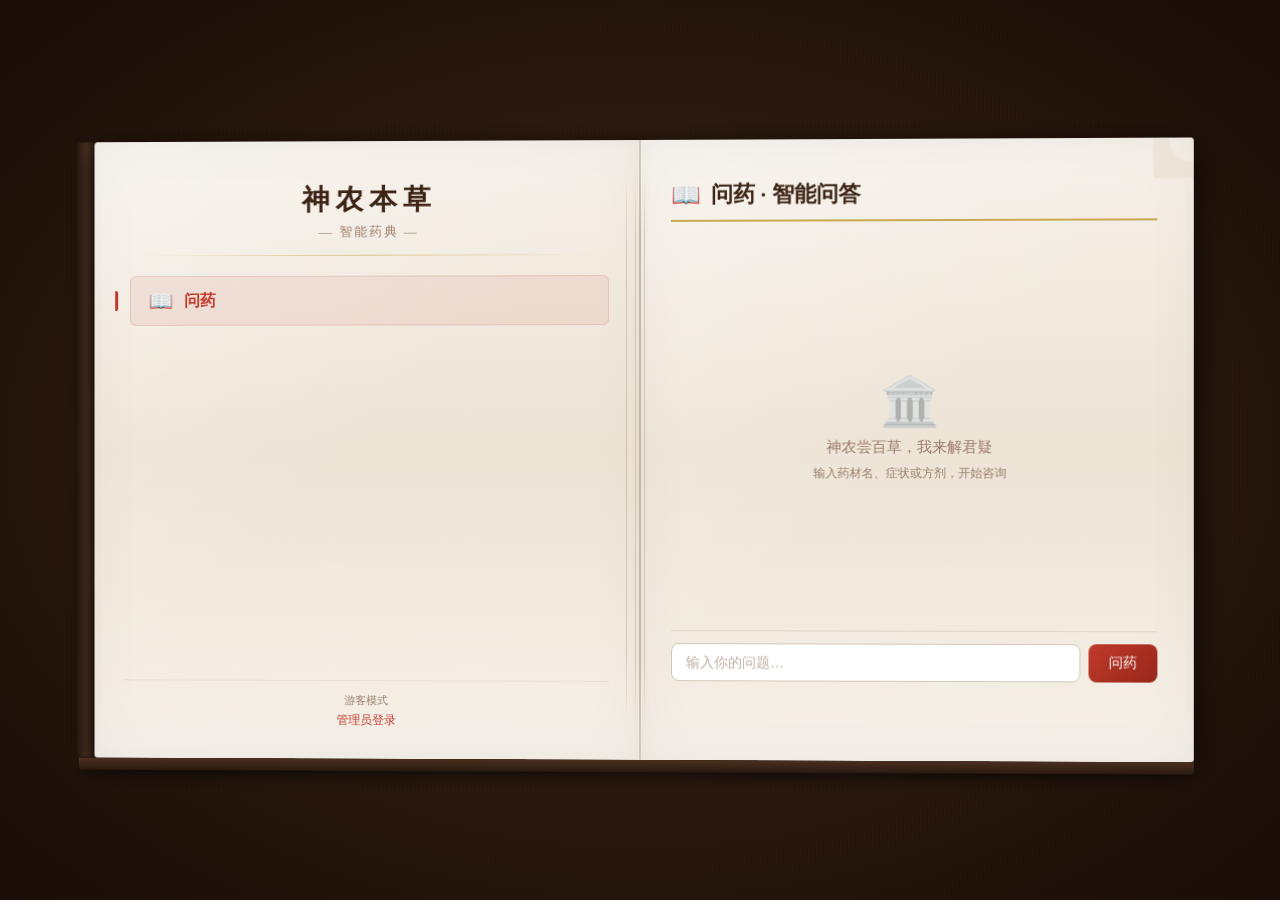
<file: static/index.html>
<!DOCTYPE html>
<html lang="zh-CN">
<head>
    <meta charset="UTF-8">
    <meta name="viewport" content="width=device-width, initial-scale=1.0">
    <title>神农本草 — 中草药智能问答</title>
    <script defer src="js/api.js"></script>
    <script defer src="js/app.js"></script>
    <link rel="stylesheet" href="css/style.css">
</head>
<body>

    <!-- ======== 通知铃铛 ======== -->
    <div id="notif-bell" class="notification-bell hidden" onclick="App.toggleNotifications()" title="导入通知">
        🔔
        <span id="notif-badge" style="
            position:absolute; top:-2px; right:-2px; width:18px; height:18px;
            background:#c0392b; color:white; border-radius:50%; font-size:10px;
            display:none; align-items:center; justify-content:center;
            box-shadow:0 0 0 2px #2c1810;"></span>
    </div>

    <!-- ======== 通知下拉 ======== -->
    <div id="notification-dropdown" class="notification-dropdown hidden">
        <div class="notification-header">
            <span>导入通知</span>
            <span class="notification-clear" onclick="App.markAllRead()">全部已读</span>
        </div>
        <div id="notif-list" class="notification-list">
            <div class="notification-empty">暂无导入记录</div>
        </div>
    </div>
    <div id="notif-overlay" class="hidden" onclick="App.closeNotifications()"
         style="position:fixed;inset:0;z-index:97;background:transparent;"></div>

    <!-- ======== Toast ======== -->
    <div id="toast-container" class="toast-container"></div>

    <!-- ======== 登录遮罩 ======== -->
    <div id="login-overlay" class="hidden" style="
        position:fixed; inset:0; z-index:200;
        background:rgba(26,14,8,0.85);
        display:flex; align-items:center; justify-content:center;
        backdrop-filter:blur(4px);">
        <div style="
            background:var(--parchment); border-radius:16px; padding:40px 36px;
            width:360px; max-width:90vw; box-shadow:0 20px 60px rgba(0,0,0,0.5);
            border:1px solid #d4c9b8;">
            <div style="font-family:var(--font-serif);font-size:24px;font-weight:700;text-align:center;margin-bottom:6px;color:var(--ink);">神农本草</div>
            <div style="font-family:var(--font-serif);font-size:13px;text-align:center;margin-bottom:24px;color:var(--ink-faded);">管理员登录</div>
            <div style="display:flex;flex-direction:column;gap:14px;">
                <input id="login-username" type="text" placeholder="用户名"
                       style="padding:10px 14px;border:1px solid #d4c9b8;border-radius:8px;font-size:14px;background:white;color:var(--ink);outline:none;"
                       onkeydown="if(event.key==='Enter') App.login()">
                <input id="login-password" type="password" placeholder="密码"
                       style="padding:10px 14px;border:1px solid #d4c9b8;border-radius:8px;font-size:14px;background:white;color:var(--ink);outline:none;"
                       onkeydown="if(event.key==='Enter') App.login()">
                <div id="login-error" class="hidden" style="color:var(--cinnabar);font-size:13px;text-align:center;"></div>
                <button onclick="App.login()" style="
                    padding:10px;background:linear-gradient(135deg,var(--cinnabar),var(--cinnabar-dark));color:white;
                    border:none;border-radius:8px;font-size:15px;font-family:var(--font-serif);cursor:pointer;
                    transition:all 0.2s;"
                    onmouseover="this.style.opacity='0.9'" onmouseout="this.style.opacity='1'">
                    登 录
                </button>
            </div>
        </div>
    </div>

    <!-- ======== 书籍主体 ======== -->
    <div class="book-wrapper">
        <div class="book">
            <div class="book-spine-line"></div>

            <!-- ======== 左页：导航 ======== -->
            <div class="page page-left">
                <div class="nav-title">神农本草</div>
                <div class="nav-subtitle">— 智能药典 —</div>
                <div class="nav-divider"></div>

                <ul class="nav-menu">
                    <li class="nav-item active" data-page="ask" onclick="App.navigate('ask')">
                        <span class="nav-icon">📖</span><span>问药</span>
                    </li>
                    <!-- 管理员专属导航项 -->
                    <li id="nav-collect" class="nav-item hidden" data-page="collect"
                        onclick="App.navigate('collect-knowledge')">
                        <span class="nav-icon">📚</span><span>收录</span>
                    </li>
                    <li id="nav-status" class="nav-item hidden" data-page="status"
                        onclick="App.navigate('status')">
                        <span class="nav-icon">📊</span><span>系统状态</span>
                    </li>
                </ul>

                <div class="nav-footer">
                    <div id="auth-status" style="margin-bottom:4px;">
                        <span id="guest-label">游客模式</span>
                        <span id="admin-label" class="hidden">管理员</span>
                    </div>
                    <div>
                        <a href="#" id="auth-action" onclick="App.toggleAuth()"
                           style="color:var(--cinnabar);text-decoration:none;font-size:12px;">
                            管理员登录
                        </a>
                    </div>
                </div>
            </div>

            <!-- ======== 右页：内容区 ======== -->
            <div class="page page-right">

                <!-- ─── 问药 ─── -->
                <div id="page-ask" class="page-content fade-enter">
                    <div class="content-title">
                        <span class="content-title-icon">📖</span>
                        问药 · 智能问答
                    </div>

                    <div id="chat-messages" class="chat-messages">
                        <div class="chat-empty">
                            <div class="chat-empty-icon">🏛️</div>
                            <div class="chat-empty-text">神农尝百草，我来解君疑</div>
                            <div class="chat-empty-hint">输入药材名、症状或方剂，开始咨询</div>
                        </div>
                    </div>

                    <div class="chat-input-area">
                        <input id="chat-input" type="text" class="chat-input"
                               placeholder="输入你的问题…"
                               onkeydown="App.handleChatKeydown(event)">
                        <button class="btn-send" onclick="App.sendMessage()">问药</button>
                        <button id="timing-btn" class="btn-timing"
                                onclick="App.toggleTiming()" title="查看请求各阶段耗时"
                                style="display:none;">⏱ 0.0s</button>
                    </div>
                </div>

                <!-- ─── 收录 ─── -->
                <div id="page-collect-knowledge" class="page-content fade-enter hidden">
                    <div class="content-title">
                        <span class="content-title-icon">📚</span>
                        收录 · 知识导入
                    </div>

                    <div class="sub-tabs">
                        <div class="sub-tab active" data-page="collect-knowledge"
                             onclick="App.navigate('collect-knowledge')">古籍收录</div>
                        <div class="sub-tab" data-page="collect-graph"
                             onclick="App.navigate('collect-graph')">图谱收录</div>
                    </div>

                    <!-- 古籍收录 -->
                    <div>
                        <div class="upload-area" onclick="document.getElementById('knowledge-file-input').click()"
                             ondrop="event.preventDefault(); const dt=event.dataTransfer; document.getElementById('knowledge-file-input').files=dt.files; App.handleKnowledgeFiles(event)"
                             ondragover="event.preventDefault(); this.classList.add('dragover')"
                             ondragleave="this.classList.remove('dragover')">
                            <div class="upload-area-icon">📄</div>
                            <div class="upload-area-text">点击或拖拽文件到此处</div>
                            <div class="upload-area-hint">支持 .md .txt .pdf 格式，可多选</div>
                        </div>
                        <input id="knowledge-file-input" type="file" multiple accept=".md,.txt,.pdf"
                               onchange="App.handleKnowledgeFiles(event)" style="display:none">

                        <div id="knowledge-file-list" class="upload-file-list hidden"></div>

                        <div class="upload-options">
                            <div class="upload-option-group">
                                <label class="upload-option-label">分块大小</label>
                                <input id="knowledge-chunk-size" type="number" class="upload-option-input"
                                       value="500" min="100" max="2000">
                            </div>
                            <div class="upload-option-group">
                                <label class="upload-option-label">分块重叠</label>
                                <input id="knowledge-overlap" type="number" class="upload-option-input"
                                       value="50" min="0" max="500">
                            </div>
                        </div>

                        <button id="btn-upload-knowledge" class="btn-upload"
                                onclick="App.uploadKnowledge()" disabled>开始收录</button>
                    </div>
                </div>

                <div id="page-collect-graph" class="page-content fade-enter hidden">
                    <div class="content-title">
                        <span class="content-title-icon">📚</span>
                        收录 · 知识导入
                    </div>

                    <div class="sub-tabs">
                        <div class="sub-tab" data-page="collect-knowledge"
                             onclick="App.navigate('collect-knowledge')">古籍收录</div>
                        <div class="sub-tab active" data-page="collect-graph"
                             onclick="App.navigate('collect-graph')">图谱收录</div>
                    </div>

                    <div>
                        <div class="upload-area" onclick="document.getElementById('graph-file-input').click()"
                             ondrop="event.preventDefault(); const dt=event.dataTransfer; document.getElementById('graph-file-input').files=dt.files; App.handleGraphFile(event)"
                             ondragover="event.preventDefault(); this.classList.add('dragover')"
                             ondragleave="this.classList.remove('dragover')">
                            <div class="upload-area-icon">🕸️</div>
                            <div class="upload-area-text">点击或拖拽图谱文件</div>
                            <div class="upload-area-hint">支持 .json / .jsonl 格式</div>
                        </div>
                        <input id="graph-file-input" type="file" accept=".json,.jsonl"
                               onchange="App.handleGraphFile(event)" style="display:none">

                        <div id="graph-file-list" class="upload-file-list hidden"></div>

                        <div class="upload-options">
                            <div class="upload-option-group">
                                <label class="upload-option-label">导入模式</label>
                                <select id="graph-mode" class="upload-option-select">
                                    <option value="full_import">全量导入（清空后导入）</option>
                                    <option value="append">追加导入</option>
                                </select>
                            </div>
                            <div class="upload-option-group">
                                <label class="upload-option-label">实体类型（可选）</label>
                                <input id="graph-entity-types" type="text" class="upload-option-input"
                                       placeholder="如：Drug,Disease,Symptom">
                            </div>
                        </div>

                        <button id="btn-upload-graph" class="btn-upload"
                                onclick="App.uploadGraph()" disabled>开始收录</button>
                    </div>
                </div>

                <!-- ─── 系统状态 ─── -->
                <div id="page-status" class="page-content fade-enter hidden">
                    <div class="content-title">
                        <span class="content-title-icon">📊</span>
                        系统状态
                    </div>
                    <div id="status-content">
                        <div class="chat-empty">
                            <div class="chat-empty-icon">🔒</div>
                            <div class="chat-empty-text">登录后可查看系统状态</div>
                        </div>
                    </div>
                </div>

            </div><!-- /page-right -->
        </div><!-- /book -->
    </div><!-- /book-wrapper -->

    <!-- ======== 时序面板 ======== -->
    <div id="timing-overlay" class="hidden" onclick="App.toggleTiming()"
         style="position:fixed;inset:0;z-index:150;background:rgba(0,0,0,0.3);backdrop-filter:blur(2px);"></div>
    <div id="timing-panel" class="hidden" style="
        position:fixed; top:50%; left:50%; transform:translate(-50%,-50%);
        z-index:151; width:360px; max-width:90vw;
        background:var(--parchment); border-radius:12px; padding:24px 22px;
        box-shadow:0 10px 40px rgba(0,0,0,0.3); border:1px solid #d4c9b8;">
    </div>

</body>
</html>
</file>
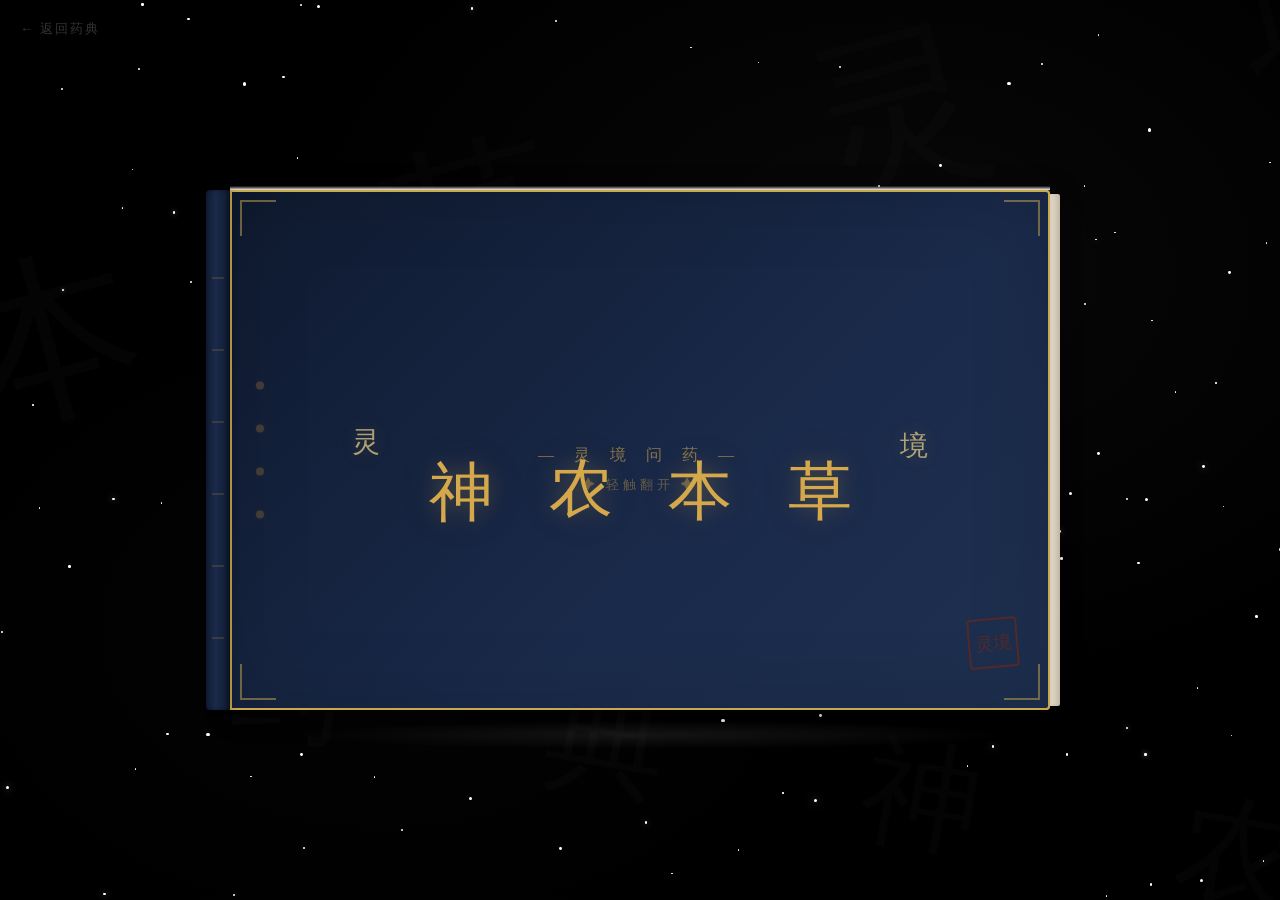
<file: static/magic/index.html>
<!DOCTYPE html>
<html lang="zh-CN">
<head>
<meta charset="UTF-8">
<meta name="viewport" content="width=device-width, initial-scale=1.0">
<title>灵境 · 神农本草</title>
<style>
/* ═══════════════════════════════════════════════
   灵境问药 — 线装古籍悬浮版
   翻书动画：CSS 3D 纸页翻折模拟
   零外部依赖
   ═══════════════════════════════════════════════ */

*, *::before, *::after { box-sizing: border-box; margin: 0; padding: 0; }

:root {
    --night: #000000;
    --gold: #d4a84b;
    --gold-glow: #f0d68a;
    --jade: #5b8c6f;
    --ink: #2c1810;
    --ink-light: #5a3a2a;
    --parchment: #f5f0e8;
    --parchment-dark: #e8dfd0;
    --parchment-shadow: #d4c9b8;
    --cover-blue: #1a2a4a;
    --cover-dark: #0f1a30;
    --cover-border: #c9a94e;
    --binding-thread: #8a6a3a;
    --page-shadow: rgba(0,0,0,0.15);
    --font-serif: 'Noto Serif SC', 'STSong', 'SimSun', 'Songti SC', serif;
    --font-title: 'Noto Serif SC', 'KaiTi', 'STKaiti', serif;
}

html, body {
    height: 100%;
    overflow: hidden;
    font-family: var(--font-serif);
    background: var(--night);
}

body {
    display: flex;
    align-items: center;
    justify-content: center;
}

/* ═══ 星空（黑色背景 + 明亮繁星） ═══ */
.stars {
    position: fixed;
    inset: 0;
    pointer-events: none;
    z-index: 0;
    overflow: hidden;
}

.star {
    position: absolute;
    border-radius: 50%;
    background: white;
    animation: starTwinkle var(--d) ease-in-out infinite alternate;
}

.star.main {
    box-shadow: 0 0 var(--glow) rgba(255,255,255,0.6);
}

@keyframes starTwinkle {
    0% { opacity: 0.15; transform: scale(0.9); }
    100% { opacity: 1; transform: scale(1.1); }
}

/* 银河带 */
.milky-way {
    position: fixed;
    inset: 0;
    pointer-events: none;
    z-index: 0;
    background:
        radial-gradient(ellipse at 70% 30%, rgba(255,255,255,0.03) 0%, transparent 50%),
        radial-gradient(ellipse at 30% 70%, rgba(200,180,255,0.02) 0%, transparent 40%);
}

/* 大字云纹 */
.cloud-text {
    position: fixed;
    pointer-events: none;
    z-index: 0;
    font-family: var(--font-title);
    font-size: 180px;
    color: rgba(255,255,255,0.015);
    white-space: nowrap;
    letter-spacing: 40px;
    transform: rotate(-15deg);
}

/* ═══ 漂浮书籍 ═══ */
.scene {
    position: relative;
    z-index: 1;
    display: flex;
    align-items: center;
    justify-content: center;
    width: 100%;
    height: 100%;
    perspective: 2000px;
}

/* 悬浮动画 */
@keyframes floatBook {
    0%, 100% { transform: translateY(0); }
    50% { transform: translateY(-20px); }
}

.book-outer {
    position: relative;
    width: 820px;
    height: 520px;
    animation: floatBook 5s ease-in-out infinite;
}

/* 书籍阴影 */
.book-outer::after {
    content: '';
    position: absolute;
    bottom: -40px;
    left: 5%;
    width: 90%;
    height: 30px;
    background: radial-gradient(ellipse, rgba(255,255,255,0.08) 0%, transparent 70%);
    border-radius: 50%;
    animation: shadowPulse 5s ease-in-out infinite;
    pointer-events: none;
}

@keyframes shadowPulse {
    0%, 100% { opacity: 0.3; transform: scale(1); }
    50% { opacity: 0.1; transform: scale(0.8); }
}

/* ═══ 书籍本体 ═══ */
.book {
    position: relative;
    width: 100%;
    height: 100%;
    transform-style: preserve-3d;
    cursor: pointer;
}

/* ── 书脊 ── */
.book-spine {
    position: absolute;
    left: -24px;
    top: 0;
    width: 24px;
    height: 100%;
    background: linear-gradient(to right, var(--cover-dark), var(--cover-blue) 40%, var(--cover-dark));
    border-radius: 4px 0 0 4px;
    transform-origin: right center;
    box-shadow:
        inset -2px 0 4px rgba(0,0,0,0.4),
        2px 0 6px rgba(0,0,0,0.2);
    z-index: 3;
}

/* 书脊上的线装针孔 */
.book-spine::after {
    content: '';
    position: absolute;
    top: 50%;
    left: 50%;
    transform: translate(-50%, -50%);
    width: 12px;
    height: 80%;
    background: repeating-linear-gradient(
        to bottom,
        transparent 0px,
        transparent 35px,
        var(--binding-thread) 35px,
        var(--binding-thread) 37px,
        transparent 37px,
        transparent 72px
    );
    opacity: 0.3;
}

/* ── 书籍主体（含书口厚度） ── */
.book-body {
    position: relative;
    width: 100%;
    height: 100%;
    transform-style: preserve-3d;
    margin-left: 0px;
}

/* 书口厚度 */
.book-body::after {
    content: '';
    position: absolute;
    right: -10px;
    top: 4px;
    width: 10px;
    height: calc(100% - 8px);
    background: linear-gradient(to right, var(--parchment-dark), #c4b8a4);
    border-radius: 0 2px 2px 0;
    transform-origin: left center;
    box-shadow: inset 1px 0 3px rgba(0,0,0,0.1);
}

/* 书页顶部页边 */
.book-body .page-top-edge {
    position: absolute;
    top: -4px;
    left: 0;
    width: 100%;
    height: 4px;
    background: linear-gradient(to bottom, transparent, var(--parchment));
    z-index: 1;
}

/* ═══ 封面 ═══ */
.book-cover {
    position: absolute;
    inset: 0;
    backface-visibility: hidden;
    transform-origin: left center;
    transition: transform 1.4s cubic-bezier(0.4, 0.2, 0.2, 1);
    z-index: 5;
    background: linear-gradient(135deg, var(--cover-dark) 0%, var(--cover-blue) 60%, #1e3050 100%);
    border: 2px solid var(--cover-border);
    border-radius: 0 4px 4px 0;
    box-shadow:
        3px 4px 25px rgba(0,0,0,0.5),
        inset 0 0 80px rgba(0,0,0,0.15);
    display: flex;
    align-items: center;
    justify-content: center;
    overflow: hidden;
}

/* 封面四角包角 */
.book-cover .corner-tl,
.book-cover .corner-tr,
.book-cover .corner-bl,
.book-cover .corner-br {
    position: absolute;
    width: 36px; height: 36px;
    border-color: var(--cover-border);
    border-style: solid;
    opacity: 0.5;
}
.book-cover .corner-tl { top: 8px; left: 8px; border-width: 2px 0 0 2px; }
.book-cover .corner-tr { top: 8px; right: 8px; border-width: 2px 2px 0 0; }
.book-cover .corner-bl { bottom: 8px; left: 8px; border-width: 0 0 2px 2px; }
.book-cover .corner-br { bottom: 8px; right: 8px; border-width: 0 2px 2px 0; }

/* 封面内侧（翻开时可见的反面） */
.book-cover-inner {
    position: absolute;
    inset: 0;
    backface-visibility: hidden;
    transform: rotateY(180deg);
    background: var(--parchment);
    background-image: linear-gradient(135deg, rgba(0,0,0,0.02), transparent);
    border-radius: 0 4px 4px 0;
}

/* 翻页阴影 */
.book-cover .flip-shadow {
    position: absolute;
    top: 0; right: 0; bottom: 0; left: 0;
    background: linear-gradient(to right, transparent 60%, rgba(0,0,0,0.15) 100%);
    opacity: 0;
    transition: opacity 0.3s ease;
    pointer-events: none;
}

.book.open .book-cover .flip-shadow {
    opacity: 1;
}

/* 翻开时封面动画 */
.book.open .book-cover {
    transform: rotateY(-178deg);
    cursor: default;
    transition-duration: 1.6s;
}

/* 封面内容 */
.cover-face {
    position: relative;
    z-index: 1;
    text-align: center;
    padding: 20px;
}

/* 竖排标题区域 */
.cover-title-area {
    display: flex;
    justify-content: center;
    gap: 30px;
    margin-bottom: 30px;
}

.cover-char {
    font-family: var(--font-title);
    font-size: 64px;
    color: var(--gold);
    text-shadow:
        0 0 20px rgba(212,168,75,0.3),
        0 0 60px rgba(212,168,75,0.1);
    writing-mode: vertical-rl;
    letter-spacing: 8px;
    line-height: 1.4;
}

.cover-char.small {
    font-size: 28px;
    color: var(--gold-glow);
    opacity: 0.7;
}

/* 副标题 */
.cover-sub {
    color: var(--gold);
    opacity: 0.6;
    font-size: 16px;
    letter-spacing: 8px;
    margin-bottom: 10px;
}

/* 点击提示 */
.cover-hint {
    color: var(--gold);
    opacity: 0.4;
    font-size: 13px;
    animation: hintPulse 2s ease-in-out infinite;
    letter-spacing: 4px;
}

@keyframes hintPulse {
    0%, 100% { opacity: 0.3; }
    50% { opacity: 0.7; }
}

/* 线装订线装饰（封面上的四个点） */
.binding-dots {
    position: absolute;
    left: 24px;
    top: 50%;
    transform: translateY(-50%);
    display: flex;
    flex-direction: column;
    gap: 35px;
}

.binding-dots span {
    width: 8px;
    height: 8px;
    background: var(--binding-thread);
    border-radius: 50%;
    opacity: 0.4;
    box-shadow: 0 0 4px rgba(138,106,58,0.3);
}

/* 印章装饰 */
.seal {
    position: absolute;
    bottom: 40px;
    right: 30px;
    width: 50px;
    height: 50px;
    border: 2px solid var(--cinnabar, #8b2500);
    border-radius: 4px;
    display: flex;
    align-items: center;
    justify-content: center;
    color: var(--cinnabar, #8b2500);
    font-size: 18px;
    opacity: 0.5;
    transform: rotate(-5deg);
    font-family: var(--font-title);
}

/* ═══ 翻开后内容 ═══ */
.book-content {
    position: absolute;
    inset: 0;
    display: flex;
    background: var(--parchment);
    background-image:
        linear-gradient(135deg, rgba(255,255,255,0.3) 0%, transparent 50%),
        linear-gradient(90deg, transparent 98%, var(--parchment-shadow) 100%);
    box-shadow: inset 0 0 30px rgba(0,0,0,0.03);
    border-radius: 0 4px 4px 0;
    overflow: hidden;
    z-index: 1;
}

/* 页面底部页边卷曲效果 */
.book-content::after {
    content: '';
    position: absolute;
    right: 0;
    bottom: 0;
    width: 30px;
    height: 30px;
    background: radial-gradient(circle at 100% 100%, transparent 15px, var(--parchment-dark) 16px);
    opacity: 0.4;
    pointer-events: none;
}

/* 中间书缝 */
.book-gutter {
    position: absolute;
    left: 50%;
    top: 0;
    bottom: 0;
    width: 2px;
    margin-left: -1px;
    background: linear-gradient(to bottom, transparent 3%, var(--parchment-shadow) 10%, var(--parchment-shadow) 90%, transparent 97%);
    z-index: 2;
}

.book-gutter::before,
.book-gutter::after {
    content: '';
    position: absolute;
    top: 0; bottom: 0;
    width: 1px;
}
.book-gutter::before { left: -5px; background: linear-gradient(to bottom, transparent 10%, rgba(0,0,0,0.04) 20%, rgba(0,0,0,0.04) 80%, transparent 90%); }
.book-gutter::after { right: -5px; background: linear-gradient(to bottom, transparent 10%, rgba(0,0,0,0.04) 20%, rgba(0,0,0,0.04) 80%, transparent 90%); }

/* ═══ 左页 ═══ */
.page-left {
    flex: 1;
    padding: 40px 30px;
    display: flex;
    flex-direction: column;
    justify-content: center;
    align-items: center;
    position: relative;
    border-right: 1px solid var(--parchment-shadow);
}

.page-left::after {
    content: '';
    position: absolute;
    right: 10px;
    top: 30px;
    bottom: 30px;
    width: 1px;
    background: linear-gradient(to bottom, transparent, rgba(0,0,0,0.06) 20%, rgba(0,0,0,0.06) 80%, transparent);
}

.left-ornament {
    font-size: 14px;
    color: var(--ink-light);
    opacity: 0.3;
    letter-spacing: 6px;
    margin-bottom: 20px;
}

.left-quote {
    font-size: 16px;
    color: var(--ink-light);
    line-height: 2.2;
    text-align: center;
    max-width: 85%;
}

.left-quote .highlight {
    color: var(--ink);
    font-weight: 700;
}

.left-source {
    margin-top: 20px;
    font-size: 13px;
    color: var(--ink-light);
    opacity: 0.5;
    letter-spacing: 2px;
}

.left-seal {
    margin-top: 24px;
    width: 44px;
    height: 44px;
    border: 2px solid rgba(139,37,0,0.3);
    border-radius: 3px;
    display: flex;
    align-items: center;
    justify-content: center;
    color: rgba(139,37,0,0.3);
    font-size: 16px;
    transform: rotate(-3deg);
    font-family: var(--font-title);
}

/* ═══ 右页（聊天区） ═══ */
.page-right {
    flex: 1.5;
    padding: 24px 20px;
    display: flex;
    flex-direction: column;
    position: relative;
}

.chat-header {
    font-family: var(--font-title);
    font-size: 20px;
    color: var(--ink);
    text-align: center;
    padding-bottom: 10px;
    margin-bottom: 12px;
    border-bottom: 1px solid var(--gold);
    letter-spacing: 8px;
    flex-shrink: 0;
    position: relative;
}

.chat-header::before,
.chat-header::after {
    content: '✦';
    font-size: 12px;
    color: var(--gold);
    opacity: 0.5;
    margin: 0 10px;
}

.chat-messages {
    flex: 1;
    overflow-y: auto;
    margin-bottom: 10px;
    padding-right: 4px;
    min-height: 0;
    scrollbar-width: thin;
    scrollbar-color: var(--parchment-shadow) transparent;
}
.chat-messages::-webkit-scrollbar { width: 4px; }
.chat-messages::-webkit-scrollbar-thumb { background: var(--parchment-shadow); border-radius: 2px; }

.chat-welcome {
    display: flex;
    flex-direction: column;
    align-items: center;
    justify-content: center;
    height: 100%;
    color: var(--ink-light);
    opacity: 0.5;
    gap: 6px;
}
.chat-welcome .icon { font-size: 40px; }
.chat-welcome .text { font-size: 14px; }
.chat-welcome .hint { font-size: 12px; opacity: 0.6; }

.chat-bubble {
    max-width: 88%;
    padding: 10px 14px;
    border-radius: 8px;
    font-size: 13px;
    line-height: 1.7;
    word-wrap: break-word;
    white-space: pre-wrap;
    margin-bottom: 10px;
}

.chat-bubble.user {
    align-self: flex-end;
    background: linear-gradient(135deg, var(--ink), var(--ink-light));
    color: white;
    border-bottom-right-radius: 2px;
}

.chat-bubble.ai {
    align-self: flex-start;
    background: white;
    color: var(--ink);
    border: 1px solid var(--parchment-shadow);
    border-bottom-left-radius: 2px;
    box-shadow: 0 1px 3px rgba(0,0,0,0.03);
}

.chat-bubble.ai .disc {
    display: block;
    font-size: 10px;
    color: var(--ink-light);
    opacity: 0.5;
    margin-top: 6px;
    padding-top: 6px;
    border-top: 1px solid rgba(0,0,0,0.05);
    font-style: italic;
}

.chat-bubble .typing {
    display: inline-flex;
    gap: 3px;
}
.chat-bubble .typing span {
    width: 6px; height: 6px;
    background: var(--ink-light);
    border-radius: 50%;
    animation: dotBounce 1.4s infinite;
    opacity: 0.3;
}
.chat-bubble .typing span:nth-child(2) { animation-delay: 0.2s; }
.chat-bubble .typing span:nth-child(3) { animation-delay: 0.4s; }
@keyframes dotBounce { 40% { opacity: 1; } }

.chat-input-row {
    display: flex;
    gap: 6px;
    flex-shrink: 0;
    border-top: 1px solid var(--parchment-shadow);
    padding-top: 10px;
}

.chat-input-row input {
    flex: 1;
    padding: 8px 12px;
    border: 1px solid var(--parchment-shadow);
    border-radius: 4px;
    font-size: 13px;
    font-family: var(--font-serif);
    background: white;
    color: var(--ink);
    outline: none;
}
.chat-input-row input:focus {
    border-color: var(--gold);
    box-shadow: 0 0 0 2px rgba(212,168,75,0.1);
}

.chat-input-row button {
    padding: 8px 18px;
    background: var(--ink);
    color: white;
    border: none;
    border-radius: 4px;
    cursor: pointer;
    font-size: 14px;
    font-family: var(--font-title);
    transition: opacity 0.2s;
    letter-spacing: 4px;
}
.chat-input-row button:hover { opacity: 0.85; }
.chat-input-row button:disabled { opacity: 0.4; cursor: not-allowed; }

/* ═══ 返回链接 ═══ */
.back-link {
    position: fixed;
    top: 20px;
    left: 20px;
    color: rgba(255,255,255,0.2);
    text-decoration: none;
    font-size: 13px;
    z-index: 10;
    transition: color 0.3s;
    letter-spacing: 2px;
}
.back-link:hover { color: var(--gold); }

/* ═══ 响应式 ═══ */
@media (max-width: 860px) {
    .book-outer { width: 94vw; height: 65vw; }
    .cover-char { font-size: 40px; }
    .cover-char.small { font-size: 20px; }
    .page-left { display: none; }
    .page-right { flex: 1; border-left: none; }
    .book-gutter { display: none; }
    .book-spine { display: none; }
    .book-body::after { display: none; }
    .back-link { font-size: 11px; top: 10px; left: 10px; }
}

@media (max-width: 480px) {
    .book-outer { height: 80vw; }
    .cover-char { font-size: 28px; letter-spacing: 4px; }
    .cover-sub { font-size: 12px; }
    .page-right { padding: 14px 10px; }
    .chat-header { font-size: 16px; letter-spacing: 4px; }
    .chat-bubble { font-size: 12px; padding: 8px 10px; }
}

.fade-in { animation: fadeIn 0.4s ease; }
@keyframes fadeIn { from { opacity: 0; transform: translateY(6px); } to { opacity: 1; transform: translateY(0); } }
</style>
</head>
<body>

<!-- 银河 -->
<div class="milky-way"></div>

<!-- 星空 -->
<div class="stars" id="stars"></div>

<!-- 云纹底字 -->
<div class="cloud-text" style="top:5%;left:-5%;">本 草 灵 境</div>
<div class="cloud-text" style="bottom:5%;right:-5%;font-size:120px;transform:rotate(10deg);">药 典 神 农</div>

<!-- 返回链接 -->
<a class="back-link" href="/">← 返回药典</a>

<!-- ═══ 场景 ═══ -->
<div class="scene">
    <div class="book-outer" id="bookOuter">
        <!-- 书脊 -->
        <div class="book-spine"></div>

        <div class="book-body">
            <div class="page-top-edge"></div>

            <div class="book" id="book">

                <!-- ═══ 封面 ═══ -->
                <div class="book-cover" id="bookCover" onclick="openBook()">
                    <!-- 包角 -->
                    <div class="corner-tl"></div>
                    <div class="corner-tr"></div>
                    <div class="corner-bl"></div>
                    <div class="corner-br"></div>
                    <!-- 装订线 -->
                    <div class="binding-dots">
                        <span></span><span></span><span></span><span></span>
                    </div>
                    <!-- 翻页阴影 -->
                    <div class="flip-shadow"></div>
                    <!-- 封面内容 -->
                    <div class="cover-face">
                        <div class="cover-title-area">
                            <span class="cover-char small">灵</span>
                            <span class="cover-char">神</span>
                            <span class="cover-char">农</span>
                            <span class="cover-char">本</span>
                            <span class="cover-char">草</span>
                            <span class="cover-char small">境</span>
                        </div>
                        <div class="cover-sub">— 灵 境 问 药 —</div>
                        <div class="cover-hint">✦ 轻触翻开 ✦</div>
                    </div>
                    <!-- 印章 -->
                    <div class="seal">灵境</div>
                    <!-- 封面内侧 -->
                    <div class="book-cover-inner"></div>
                </div>

                <!-- ═══ 翻开后内容 ═══ -->
                <div class="book-content">
                    <div class="book-gutter"></div>

                    <!-- 左页 -->
                    <div class="page-left">
                        <div class="left-ornament">— ✦ —</div>
                        <div class="left-quote">
                            <span class="highlight">神农</span>尝百草，<br>
                            一日而遇七十毒，<br>
                            <span class="highlight">得茶</span>而解之。
                        </div>
                        <div class="left-source">— 《神农本草经》</div>
                        <div class="left-seal">本</div>
                        <div style="margin-top:auto;margin-bottom:10px;font-size:11px;color:var(--ink-light);opacity:0.3;letter-spacing:4px;">灵 境 本 草</div>
                    </div>

                    <!-- 右页（聊天） -->
                    <div class="page-right">
                        <div class="chat-header">问 药</div>

                        <div class="chat-messages" id="magicMessages">
                            <div class="chat-welcome">
                                <div class="icon">🏛️</div>
                                <div class="text">灵境之中，百草有灵</div>
                                <div class="hint">输入药名或症状，开始问询</div>
                            </div>
                        </div>

                        <div class="chat-input-row">
                            <input id="magicInput" type="text" placeholder="输入你的问题…" onkeydown="onKey(event)">
                            <button id="magicSend" onclick="sendMsg()">问</button>
                        </div>
                    </div>

                </div><!-- /book-content -->
            </div><!-- /book -->
        </div><!-- /book-body -->
    </div><!-- /book-outer -->
</div>

<!-- ═══ JS ═══ -->
<script>
(function () {
    'use strict';

    var isOpen = false;
    var isSending = false;
    var messages = [];
    var sessionId = 'magic_' + Date.now() + '_' + Math.random().toString(36).slice(2, 8);

    // ── 生成星空 ────────────────────────────
    function createStars() {
        var container = document.getElementById('stars');
        for (var i = 0; i < 120; i++) {
            var s = document.createElement('div');
            s.className = 'star' + (i < 20 ? ' main' : '');
            s.style.left = Math.random() * 100 + '%';
            s.style.top = Math.random() * 100 + '%';
            var size = 1 + Math.random() * 2.5;
            s.style.width = size + 'px';
            s.style.height = size + 'px';
            s.style.setProperty('--d', (2 + Math.random() * 4) + 's');
            s.style.animationDelay = (Math.random() * 5) + 's';
            if (i < 20) s.style.setProperty('--glow', (3 + Math.random() * 6) + 'px');
            container.appendChild(s);
        }
    }

    // ── 翻书 ────────────────────────────────
    window.openBook = function () {
        if (isOpen) return;
        isOpen = true;
        document.getElementById('book').classList.add('open');
        setTimeout(function () {
            document.getElementById('magicInput').focus();
        }, 800);
    };

    // ── 发送消息 ────────────────────────────
    window.sendMsg = function () {
        var input = document.getElementById('magicInput');
        var msg = input.value.trim();
        if (!msg || isSending) return;

        input.value = '';
        isSending = true;
        updateBtn();
        messages.push({ role: 'user', content: msg });
        messages.push({ role: 'assistant', content: '', loading: true });
        render();

        var box = document.getElementById('magicMessages');
        box.scrollTop = box.scrollHeight;

        fetch('/api/chat', {
            method: 'POST',
            headers: { 'Content-Type': 'application/json' },
            body: JSON.stringify({ message: msg, session_id: sessionId }),
        })
        .then(function (r) { return r.json(); })
        .then(function (res) {
            var last = messages[messages.length - 1];
            last.loading = false;
            last.content = res.answer || '（未收到回复）';
            last.disclaimer = res.disclaimer || '';
            isSending = false;
            updateBtn();
            render();
            box.scrollTop = box.scrollHeight;
        })
        .catch(function (e) {
            var last = messages[messages.length - 1];
            last.loading = false;
            last.content = '请求失败：' + e.message;
            isSending = false;
            updateBtn();
            render();
        });
    };

    window.onKey = function (e) {
        if (e.key === 'Enter') sendMsg();
    };

    function updateBtn() {
        var btn = document.getElementById('magicSend');
        btn.disabled = isSending;
        btn.textContent = isSending ? '…' : '问';
    }

    function render() {
        var box = document.getElementById('magicMessages');
        if (messages.length === 0) {
            box.innerHTML =
                '<div class="chat-welcome"><div class="icon">🏛️</div>' +
                '<div class="text">灵境之中，百草有灵</div>' +
                '<div class="hint">输入药名或症状，开始问询</div></div>';
            return;
        }
        box.innerHTML = messages.map(function (m) {
            var body, disc = '';
            if (m.loading) {
                body = '<span class="typing"><span></span><span></span><span></span></span>';
            } else {
                body = escHtml(m.content);
                if (m.disclaimer) disc = '<span class="disc">' + escHtml(m.disclaimer) + '</span>';
            }
            return '<div class="chat-bubble ' + m.role + '">' + body + disc + '</div>';
        }).join('');
    }

    function escHtml(s) {
        var d = document.createElement('div');
        d.textContent = s;
        return d.innerHTML;
    }

    // ── 初始化 ──────────────────────────────
    createStars();
})();
</script>

</body>
</html>
</file>
<file: static/css/style.css>
/* ═══════════════════════════════════════════════
   神农本草 — 药典 Web UI
   古籍风格主题样式表
   ═══════════════════════════════════════════════ */

/* ── 基础重置 ─────────────────────────────── */
*, *::before, *::after { box-sizing: border-box; margin: 0; padding: 0; }

/* ── 通用工具类 ──────────────────────────── */
.hidden { display: none !important; }

:root {
    --parchment: #f5f0e8;
    --parchment-dark: #e8dfd0;
    --ink: #3c2415;
    --ink-light: #6b4c3b;
    --ink-faded: #9a7b6a;
    --cinnabar: #c0392b;
    --cinnabar-light: #e74c3c;
    --cinnabar-dark: #96281b;
    --gold: #c9a94e;
    --gold-light: #e8cc6e;
    --jade: #2d7d6a;
    --page-shadow: rgba(60, 36, 21, 0.15);
    --book-depth: rgba(0, 0, 0, 0.4);
    --font-serif: 'Noto Serif SC', 'STSong', 'SimSun', 'Songti SC', serif;
    --font-sans: 'Noto Sans SC', 'PingFang SC', 'Microsoft YaHei', sans-serif;
}

html, body {
    height: 100%;
    font-family: var(--font-sans);
    background: #2c1810;
    background-image:
        radial-gradient(ellipse at center, #3c2415 0%, #1a0e08 100%);
    color: var(--ink);
    overflow: hidden;
    user-select: none;
}

/* ── 木质桌面纹理 ─────────────────────────── */
body::before {
    content: '';
    position: fixed;
    inset: 0;
    background:
        repeating-linear-gradient(
            90deg,
            transparent,
            transparent 2px,
            rgba(0,0,0,0.03) 2px,
            rgba(0,0,0,0.03) 4px
        );
    pointer-events: none;
    z-index: 0;
}

/* ═══════════════════════════════════════════════
   书籍容器
   ═══════════════════════════════════════════════ */

.book-wrapper {
    position: relative;
    display: flex;
    justify-content: center;
    align-items: center;
    min-height: 100vh;
    padding: 40px 60px;
    perspective: 2500px;
    z-index: 1;
}

.book {
    position: relative;
    display: flex;
    width: 1100px;
    max-width: 95vw;
    height: 620px;
    max-height: 85vh;
    transform-style: preserve-3d;
    transform: rotateY(-2deg);
    box-shadow:
        -8px 8px 30px var(--book-depth),
        8px 8px 30px var(--book-depth);
    border-radius: 4px 8px 8px 4px;
    /* 书脊厚度 */
    &::before {
        content: '';
        position: absolute;
        left: -18px;
        top: 0;
        width: 18px;
        height: 100%;
        background: linear-gradient(to right, #2a1a10, #4a3020, #3a2518);
        border-radius: 3px 0 0 3px;
        transform-origin: right center;
        transform: rotateY(-4deg);
        box-shadow: inset -2px 0 4px rgba(0,0,0,0.3);
    }
    /* 底部厚度 */
    &::after {
        content: '';
        position: absolute;
        left: -16px;
        bottom: -12px;
        width: calc(100% + 16px);
        height: 12px;
        background: linear-gradient(to bottom, #4a3020, #2a1a10);
        border-radius: 0 0 4px 4px;
        transform-origin: top center;
        transform: rotateX(4deg);
        box-shadow: 0 4px 8px rgba(0,0,0,0.3);
    }
}

/* ── 书页（左右两页） ─────────────────────── */

.page {
    flex: 1;
    position: relative;
    padding: 40px 36px;
    background: var(--parchment);
    background-image:
        linear-gradient(135deg, rgba(255,255,255,0.3) 0%, transparent 50%),
        linear-gradient(180deg, #f5f0e8 0%, #ede4d6 50%, #f5f0e8 100%);
    overflow-y: auto;
    scrollbar-width: thin;
    scrollbar-color: var(--ink-faded) transparent;
    /* 书页边缘阴影 */
    box-shadow:
        inset 0 0 60px rgba(0,0,0,0.04),
        inset 0 0 20px rgba(0,0,0,0.02);
}

/* 左页 */
.page-left {
    border-right: 1px solid #d4c9b8;
    border-radius: 4px 0 0 4px;
    padding-right: 30px;
}

/* 左页装饰线（书口附近） */
.page-left::after {
    content: '';
    position: absolute;
    right: 12px;
    top: 30px;
    bottom: 30px;
    width: 1px;
    background: linear-gradient(
        to bottom,
        transparent,
        var(--ink-faded) 15%,
        var(--ink-faded) 85%,
        transparent
    );
    opacity: 0.3;
}

/* 右页 */
.page-right {
    border-left: 1px solid #d4c9b8;
    border-radius: 0 4px 4px 0;
    padding-left: 30px;
}

/* 页面卷曲装饰 */
.page-right::before {
    content: '';
    position: absolute;
    top: 0;
    right: 0;
    width: 40px;
    height: 40px;
    background:
        radial-gradient(
            circle at 100% 0,
            transparent 24px,
            var(--parchment-dark) 25px
        );
    opacity: 0.6;
}

/* ── 中间书脊线 ───────────────────────────── */
.book-spine-line {
    position: absolute;
    left: 50%;
    top: 0;
    bottom: 0;
    width: 2px;
    margin-left: -1px;
    background: linear-gradient(
        to bottom,
        transparent 5%,
        #c4b8a4 15%,
        #c4b8a4 85%,
        transparent 95%
    );
    z-index: 2;
}

.book-spine-line::before {
    content: '';
    position: absolute;
    left: -4px;
    top: 0;
    bottom: 0;
    width: 1px;
    background: linear-gradient(
        to bottom,
        transparent 5%,
        #d4c9b8 15%,
        #d4c9b8 85%,
        transparent 95%
    );
}

.book-spine-line::after {
    content: '';
    position: absolute;
    right: -4px;
    top: 0;
    bottom: 0;
    width: 1px;
    background: linear-gradient(
        to bottom,
        transparent 5%,
        #d4c9b8 15%,
        #d4c9b8 85%,
        transparent 95%
    );
}

/* 页面滚动样式 */
.page::-webkit-scrollbar { width: 4px; }
.page::-webkit-scrollbar-track { background: transparent; }
.page::-webkit-scrollbar-thumb { background: var(--ink-faded); border-radius: 2px; }

/* ═══════════════════════════════════════════════
   导航（左页）
   ═══════════════════════════════════════════════ */

.nav-title {
    font-family: var(--font-serif);
    font-size: 28px;
    font-weight: 700;
    color: var(--ink);
    text-align: center;
    margin-bottom: 4px;
    letter-spacing: 6px;
}

.nav-subtitle {
    font-family: var(--font-serif);
    font-size: 13px;
    color: var(--ink-faded);
    text-align: center;
    margin-bottom: 14px;
    letter-spacing: 2px;
}

.nav-divider {
    height: 1px;
    background: linear-gradient(to right, transparent, var(--gold), transparent);
    margin: 0 10px 20px;
    opacity: 0.6;
}

.nav-menu {
    list-style: none;
    display: flex;
    flex-direction: column;
    gap: 6px;
}

.nav-item {
    display: flex;
    align-items: center;
    gap: 10px;
    padding: 12px 16px;
    border-radius: 6px;
    cursor: pointer;
    font-family: var(--font-serif);
    font-size: 16px;
    color: var(--ink-light);
    transition: all 0.2s ease;
    border: 1px solid transparent;
    position: relative;
}

.nav-item:hover {
    background: rgba(192, 57, 43, 0.06);
    color: var(--cinnabar);
    border-color: rgba(192, 57, 43, 0.1);
}

.nav-item.active {
    background: rgba(192, 57, 43, 0.08);
    color: var(--cinnabar);
    border-color: rgba(192, 57, 43, 0.15);
    font-weight: 700;
}

.nav-item.active::before {
    content: '';
    position: absolute;
    left: -16px;
    top: 50%;
    transform: translateY(-50%);
    width: 3px;
    height: 20px;
    background: var(--cinnabar);
    border-radius: 0 2px 2px 0;
}

.nav-icon {
    font-size: 20px;
    width: 28px;
    text-align: center;
}

.nav-footer {
    position: absolute;
    bottom: 30px;
    left: 30px;
    right: 30px;
    text-align: center;
    font-size: 11px;
    color: var(--ink-faded);
    border-top: 1px solid rgba(0,0,0,0.06);
    padding-top: 12px;
}

/* ═══════════════════════════════════════════════
   内容区（右页）
   ═══════════════════════════════════════════════ */

.content-title {
    font-family: var(--font-serif);
    font-size: 22px;
    font-weight: 700;
    color: var(--ink);
    margin-bottom: 16px;
    padding-bottom: 10px;
    border-bottom: 2px solid var(--gold);
    display: flex;
    align-items: center;
    gap: 10px;
}

.content-title-icon { font-size: 24px; }

/* ── 聊天区 ─────────────────────────────── */

.chat-messages {
    display: flex;
    flex-direction: column;
    gap: 14px;
    height: 380px;
    overflow-y: auto;
    padding-right: 8px;
    margin-bottom: 12px;
    scrollbar-width: thin;
    scrollbar-color: var(--ink-faded) transparent;
}

.chat-messages::-webkit-scrollbar { width: 4px; }
.chat-messages::-webkit-scrollbar-thumb { background: var(--ink-faded); border-radius: 2px; }

.chat-bubble {
    max-width: 85%;
    padding: 12px 16px;
    border-radius: 12px;
    font-size: 14px;
    line-height: 1.7;
    word-wrap: break-word;
    white-space: pre-wrap;
    position: relative;
}

.chat-bubble.user {
    align-self: flex-end;
    background: linear-gradient(135deg, var(--cinnabar), var(--cinnabar-dark));
    color: white;
    border-bottom-right-radius: 4px;
}

.chat-bubble.ai {
    align-self: flex-start;
    background: white;
    color: var(--ink);
    border: 1px solid #e0d6c8;
    border-bottom-left-radius: 4px;
    box-shadow: 0 1px 3px rgba(0,0,0,0.04);
}

.chat-bubble .disclaimer {
    display: block;
    font-size: 11px;
    color: var(--ink-faded);
    margin-top: 8px;
    padding-top: 8px;
    border-top: 1px solid rgba(0,0,0,0.08);
    font-style: italic;
}

.chat-bubble.user .disclaimer {
    border-top-color: rgba(255,255,255,0.2);
    color: rgba(255,255,255,0.7);
}

.chat-bubble.loading {
    align-self: flex-start;
    background: white;
    border: 1px solid #e0d6c8;
}

.chat-bubble .typing-dots { display: inline-flex; gap: 4px; }
.chat-bubble .typing-dots span {
    width: 8px; height: 8px;
    background: var(--ink-faded);
    border-radius: 50%;
    animation: dotPulse 1.4s infinite;
}
.chat-bubble .typing-dots span:nth-child(2) { animation-delay: 0.2s; }
.chat-bubble .typing-dots span:nth-child(3) { animation-delay: 0.4s; }

@keyframes dotPulse {
    0%, 80%, 100% { opacity: 0.3; transform: scale(0.8); }
    40% { opacity: 1; transform: scale(1); }
}

.chat-empty {
    display: flex;
    flex-direction: column;
    align-items: center;
    justify-content: center;
    height: 100%;
    color: var(--ink-faded);
    font-family: var(--font-serif);
    gap: 8px;
}

.chat-empty-icon { font-size: 48px; opacity: 0.4; }
.chat-empty-text { font-size: 15px; }
.chat-empty-hint { font-size: 12px; }

.chat-input-area {
    display: flex;
    gap: 8px;
    padding-top: 12px;
    border-top: 1px solid #e0d6c8;
}

.chat-input {
    flex: 1;
    padding: 10px 14px;
    border: 1px solid #d4c9b8;
    border-radius: 8px;
    font-size: 14px;
    font-family: var(--font-sans);
    background: white;
    color: var(--ink);
    outline: none;
    transition: border-color 0.2s;
}

.chat-input:focus {
    border-color: var(--cinnabar);
    box-shadow: 0 0 0 2px rgba(192,57,43,0.1);
}

.chat-input::placeholder {
    color: var(--ink-faded);
    opacity: 0.6;
}

.btn-send {
    padding: 10px 20px;
    background: linear-gradient(135deg, var(--cinnabar), var(--cinnabar-dark));
    color: white;
    border: none;
    border-radius: 8px;
    cursor: pointer;
    font-size: 14px;
    font-family: var(--font-serif);
    transition: all 0.2s;
    white-space: nowrap;
}

.btn-send:hover { background: linear-gradient(135deg, var(--cinnabar-light), var(--cinnabar)); }
.btn-send:disabled { opacity: 0.5; cursor: not-allowed; }

.btn-timing {
    padding: 8px 10px;
    background: transparent;
    color: var(--ink-faded);
    border: 1px solid #d4c9b8;
    border-radius: 6px;
    cursor: pointer;
    font-size: 16px;
    line-height: 1;
    transition: all 0.2s;
    flex-shrink: 0;
}
.btn-timing:hover { color: var(--cinnabar); border-color: var(--cinnabar); }

/* ── 文件上传区 ─────────────────────────── */

.upload-area {
    border: 2px dashed #d4c9b8;
    border-radius: 12px;
    padding: 30px 20px;
    text-align: center;
    cursor: pointer;
    transition: all 0.2s;
    background: rgba(255,255,255,0.5);
    margin-bottom: 16px;
}

.upload-area:hover,
.upload-area.dragover {
    border-color: var(--cinnabar);
    background: rgba(192,57,43,0.04);
}

.upload-area-icon { font-size: 36px; margin-bottom: 8px; opacity: 0.5; }
.upload-area-text {
    font-family: var(--font-serif);
    font-size: 14px;
    color: var(--ink-light);
}
.upload-area-hint {
    font-size: 12px;
    color: var(--ink-faded);
    margin-top: 4px;
}

.upload-file-list {
    display: flex;
    flex-direction: column;
    gap: 6px;
    margin-bottom: 16px;
}

.upload-file-item {
    display: flex;
    align-items: center;
    justify-content: space-between;
    padding: 8px 12px;
    background: white;
    border: 1px solid #e0d6c8;
    border-radius: 6px;
    font-size: 13px;
}

.upload-file-item .file-name {
    display: flex;
    align-items: center;
    gap: 6px;
    color: var(--ink);
    overflow: hidden;
    text-overflow: ellipsis;
    white-space: nowrap;
}

.upload-file-item .file-remove {
    cursor: pointer;
    color: var(--ink-faded);
    font-size: 16px;
    line-height: 1;
    padding: 2px 6px;
    border-radius: 4px;
    transition: all 0.2s;
}

.upload-file-item .file-remove:hover {
    color: var(--cinnabar);
    background: rgba(192,57,43,0.08);
}

.upload-options {
    display: flex;
    gap: 16px;
    margin-bottom: 16px;
    flex-wrap: wrap;
}

.upload-option-group {
    display: flex;
    flex-direction: column;
    gap: 4px;
    flex: 1;
    min-width: 120px;
}

.upload-option-label {
    font-size: 12px;
    color: var(--ink-faded);
    font-weight: 600;
}

.upload-option-input {
    padding: 6px 10px;
    border: 1px solid #d4c9b8;
    border-radius: 6px;
    font-size: 13px;
    background: white;
    color: var(--ink);
    outline: none;
}

.upload-option-input:focus {
    border-color: var(--cinnabar);
}

.upload-option-select {
    padding: 6px 10px;
    border: 1px solid #d4c9b8;
    border-radius: 6px;
    font-size: 13px;
    background: white;
    color: var(--ink);
    outline: none;
    cursor: pointer;
}

.btn-upload {
    width: 100%;
    padding: 10px 20px;
    background: linear-gradient(135deg, var(--jade), #1a5a4a);
    color: white;
    border: none;
    border-radius: 8px;
    cursor: pointer;
    font-size: 14px;
    font-family: var(--font-serif);
    transition: all 0.2s;
}

.btn-upload:hover { background: linear-gradient(135deg, #3a9a84, var(--jade)); }
.btn-upload:disabled { opacity: 0.5; cursor: not-allowed; }

.btn-upload.processing {
    animation: pulse 1.5s infinite;
}

@keyframes pulse {
    0%, 100% { opacity: 1; }
    50% { opacity: 0.7; }
}

/* ── 系统状态 ─────────────────────────── */

.stats-grid {
    display: grid;
    grid-template-columns: 1fr 1fr;
    gap: 12px;
    margin-bottom: 20px;
}

.stat-card {
    background: white;
    border: 1px solid #e0d6c8;
    border-radius: 10px;
    padding: 16px;
    text-align: center;
}

.stat-card-icon { font-size: 28px; margin-bottom: 6px; }
.stat-card-value {
    font-family: var(--font-serif);
    font-size: 24px;
    font-weight: 700;
    color: var(--ink);
}
.stat-card-label {
    font-size: 12px;
    color: var(--ink-faded);
    margin-top: 2px;
}

.graph-stats table {
    width: 100%;
    border-collapse: collapse;
    font-size: 13px;
}

.graph-stats th, .graph-stats td {
    padding: 6px 10px;
    text-align: left;
    border-bottom: 1px solid #e0d6c8;
}

.graph-stats th {
    font-weight: 600;
    color: var(--ink-faded);
    font-size: 11px;
    text-transform: uppercase;
}

/* ═══════════════════════════════════════════════
   通知系统
   ═══════════════════════════════════════════════ */

.notification-bell {
    position: fixed;
    top: 20px;
    right: 20px;
    z-index: 100;
    cursor: pointer;
    width: 44px;
    height: 44px;
    background: rgba(60, 36, 21, 0.8);
    backdrop-filter: blur(8px);
    border-radius: 50%;
    display: flex;
    align-items: center;
    justify-content: center;
    font-size: 20px;
    transition: all 0.2s;
    box-shadow: 0 2px 10px rgba(0,0,0,0.3);
}

.notification-bell:hover {
    background: rgba(60, 36, 21, 0.95);
    transform: scale(1.05);
}

.notification-badge {
    position: absolute;
    top: -2px;
    right: -2px;
    width: 18px;
    height: 18px;
    background: var(--cinnabar);
    color: white;
    border-radius: 50%;
    font-size: 10px;
    font-weight: 700;
    display: flex;
    align-items: center;
    justify-content: center;
    box-shadow: 0 0 0 2px #2c1810;
}

.notification-dropdown {
    position: fixed;
    top: 72px;
    right: 20px;
    width: 360px;
    max-height: 420px;
    background: var(--parchment);
    border: 1px solid #d4c9b8;
    border-radius: 12px;
    box-shadow: 0 8px 30px rgba(0,0,0,0.3);
    z-index: 99;
    overflow: hidden;
    display: flex;
    flex-direction: column;
}

.notification-header {
    padding: 14px 16px;
    border-bottom: 1px solid #d4c9b8;
    font-family: var(--font-serif);
    font-weight: 700;
    color: var(--ink);
    display: flex;
    justify-content: space-between;
    align-items: center;
}

.notification-clear {
    font-size: 12px;
    color: var(--ink-faded);
    cursor: pointer;
    font-weight: 400;
    font-family: var(--font-sans);
}

.notification-clear:hover { color: var(--cinnabar); }

.notification-list {
    overflow-y: auto;
    max-height: 350px;
}

.notification-item {
    padding: 10px 16px;
    border-bottom: 1px solid rgba(0,0,0,0.04);
    display: flex;
    gap: 10px;
    align-items: flex-start;
    transition: background 0.2s;
}

.notification-item:hover { background: rgba(0,0,0,0.02); }

.notification-item:last-child { border-bottom: none; }

.notification-status-icon {
    font-size: 18px;
    margin-top: 2px;
    flex-shrink: 0;
}

.notification-content {
    flex: 1;
    min-width: 0;
}

.notification-title {
    font-size: 13px;
    color: var(--ink);
    font-weight: 600;
    white-space: nowrap;
    overflow: hidden;
    text-overflow: ellipsis;
}

.notification-message {
    font-size: 12px;
    color: var(--ink-faded);
    margin-top: 2px;
    display: -webkit-box;
    -webkit-line-clamp: 2;
    -webkit-box-orient: vertical;
    overflow: hidden;
}

.notification-time {
    font-size: 11px;
    color: var(--ink-faded);
    margin-top: 2px;
}

.notification-empty {
    padding: 30px;
    text-align: center;
    color: var(--ink-faded);
    font-size: 13px;
}

/* 通知动画 */
@keyframes slideDown {
    from { opacity: 0; transform: translateY(-10px); }
    to { opacity: 1; transform: translateY(0); }
}

.notification-dropdown {
    animation: slideDown 0.2s ease;
}

/* ── Toast 通知 ─────────────────────────── */

.toast-container {
    position: fixed;
    top: 76px;
    right: 20px;
    z-index: 98;
    display: flex;
    flex-direction: column;
    gap: 8px;
    pointer-events: none;
}

.toast {
    padding: 10px 16px;
    background: var(--parchment);
    border: 1px solid #d4c9b8;
    border-radius: 8px;
    box-shadow: 0 4px 12px rgba(0,0,0,0.15);
    font-size: 13px;
    color: var(--ink);
    display: flex;
    align-items: center;
    gap: 8px;
    animation: toastIn 0.3s ease;
    pointer-events: auto;
    max-width: 340px;
}

.toast.success { border-left: 3px solid var(--jade); }
.toast.error { border-left: 3px solid var(--cinnabar); }
.toast.info { border-left: 3px solid var(--gold); }

@keyframes toastIn {
    from { opacity: 0; transform: translateX(20px); }
    to { opacity: 1; transform: translateX(0); }
}

/* ═══════════════════════════════════════════════
   响应式
   ═══════════════════════════════════════════════ */

@media (max-width: 900px) {
    .book-wrapper { padding: 20px 16px; }
    .book { width: 100%; height: auto; min-height: 90vh; flex-direction: column; }
    .book::before { display: none; }
    .page { padding: 24px 20px; }
    .page-left { border-right: none; border-bottom: 1px solid #d4c9b8; border-radius: 4px 4px 0 0; }
    .page-left::after { display: none; }
    .page-right { border-left: none; border-radius: 0 0 4px 4px; }
    .page-right::before { display: none; }
    .book-spine-line { display: none; }
    .nav-footer { position: static; margin-top: 20px; }
    .chat-messages { height: 250px; }
    .stats-grid { grid-template-columns: 1fr; }
    .notification-dropdown { width: 300px; right: 10px; }
    .notification-bell { top: 10px; right: 10px; width: 36px; height: 36px; font-size: 16px; }
    .book { transform: none; }
}

/* ── 子标签切换（古籍/图谱） ─────────────── */

.sub-tabs {
    display: flex;
    gap: 0;
    margin-bottom: 16px;
    border-bottom: 2px solid #d4c9b8;
}

.sub-tab {
    padding: 8px 20px;
    cursor: pointer;
    font-family: var(--font-serif);
    font-size: 14px;
    color: var(--ink-faded);
    border-bottom: 2px solid transparent;
    margin-bottom: -2px;
    transition: all 0.2s;
}

.sub-tab:hover { color: var(--ink-light); }

.sub-tab.active {
    color: var(--cinnabar);
    border-bottom-color: var(--cinnabar);
    font-weight: 700;
}

/* ── 加载与过渡 ─────────────────────────── */

.fade-enter {
    animation: fadeIn 0.3s ease;
}

@keyframes fadeIn {
    from { opacity: 0; transform: translateY(4px); }
    to { opacity: 1; transform: translateY(0); }
}
</file>
